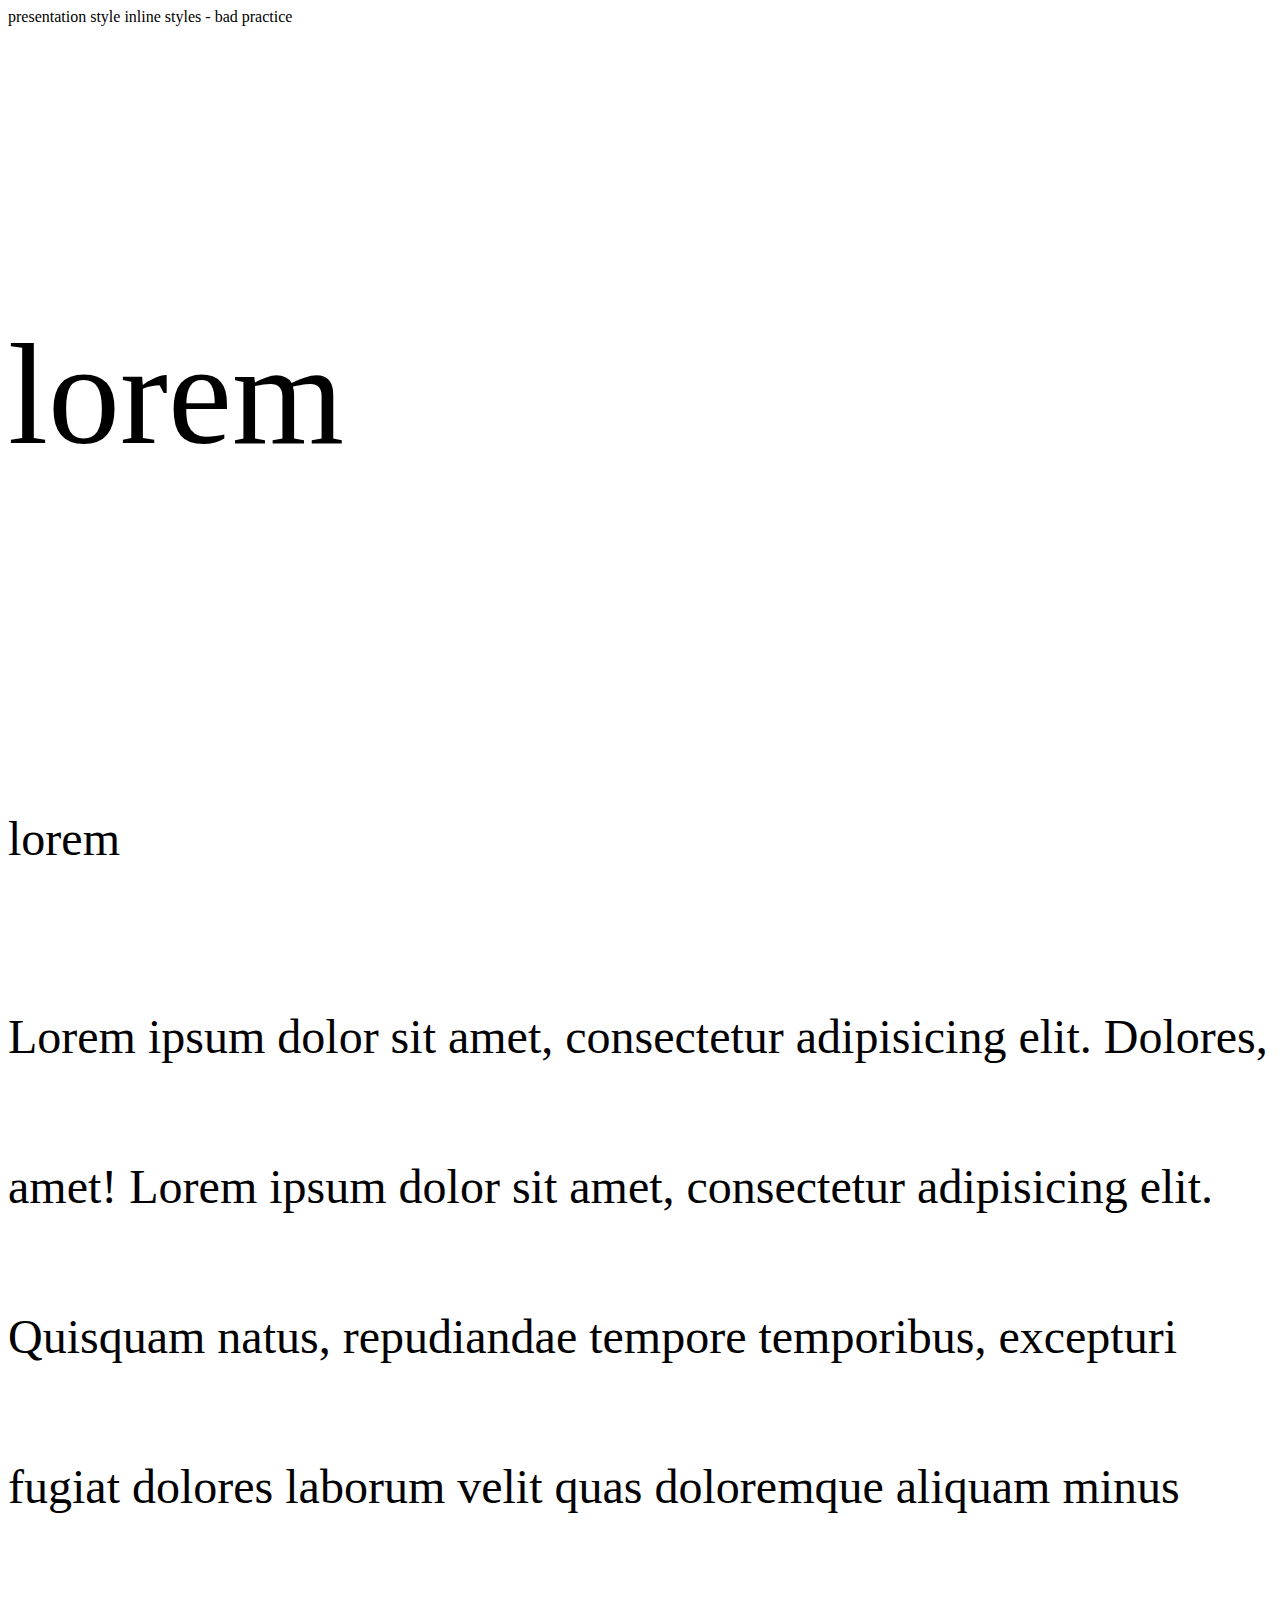
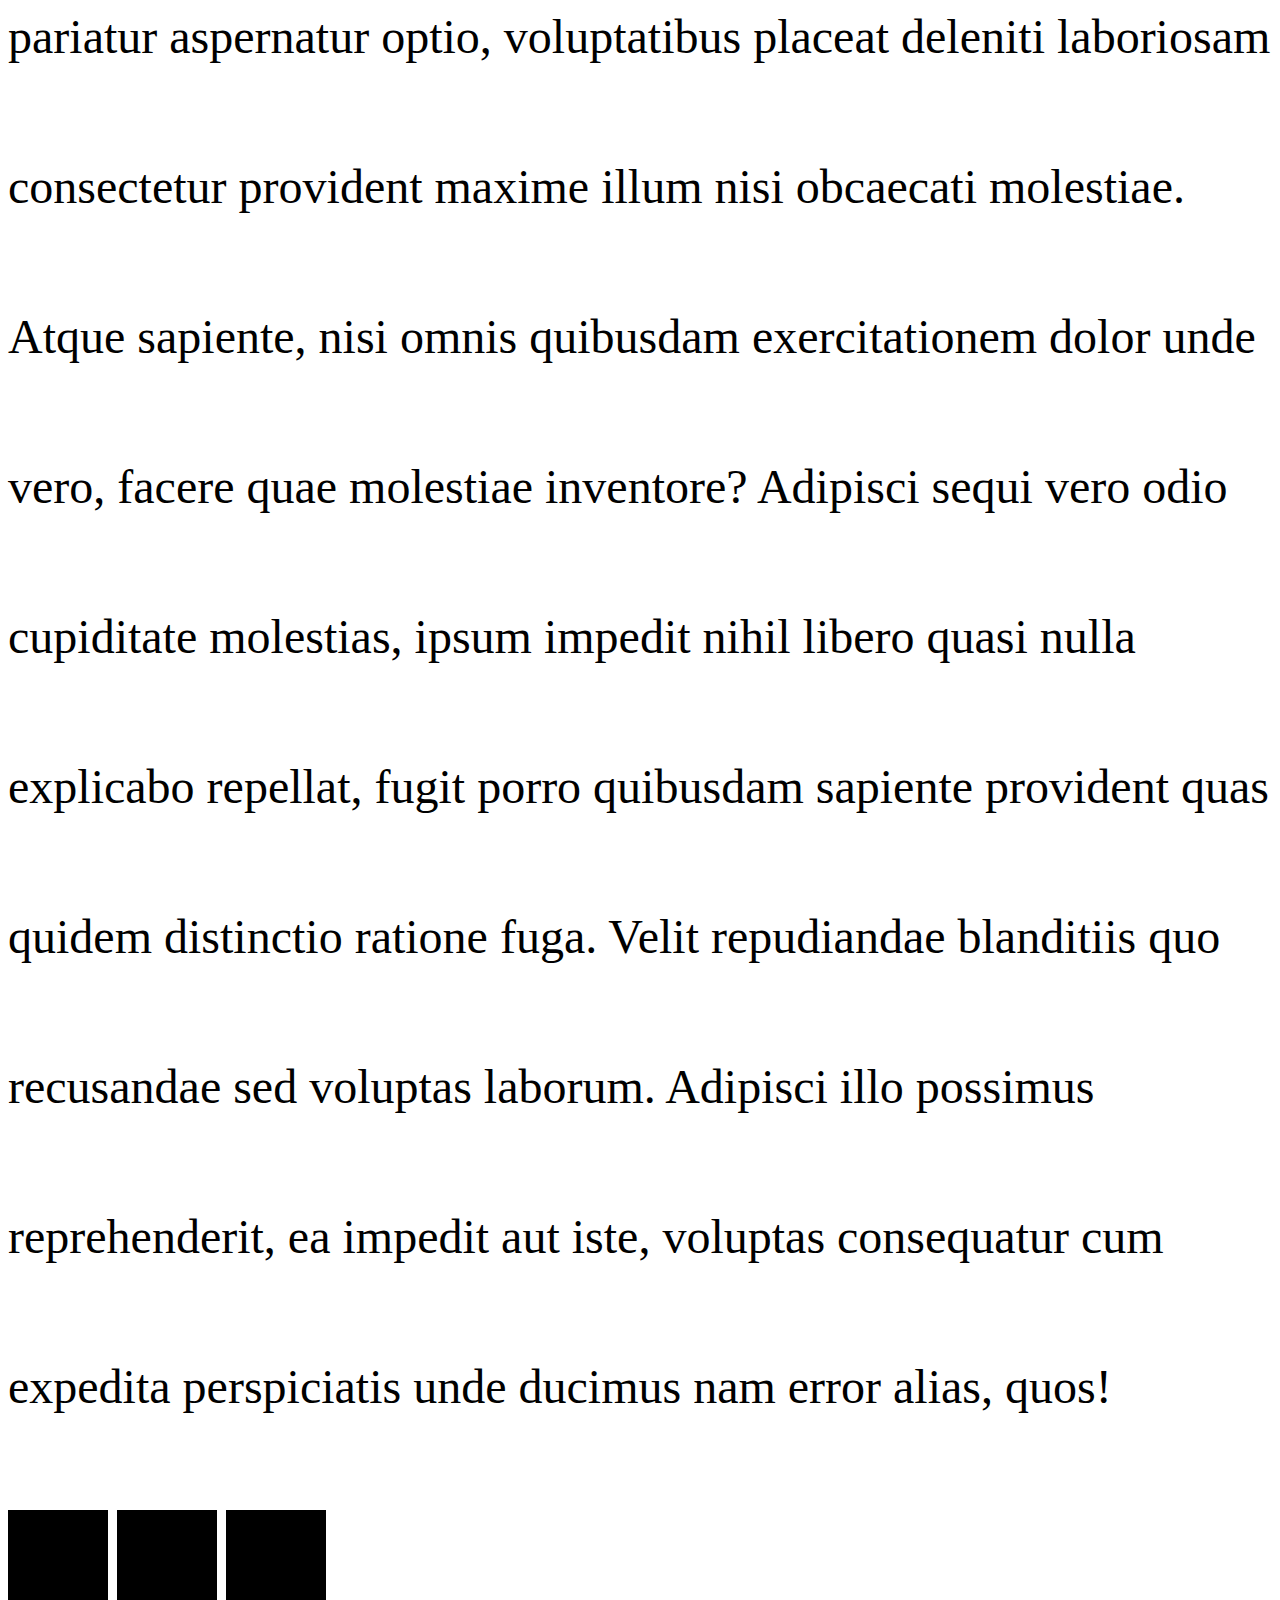
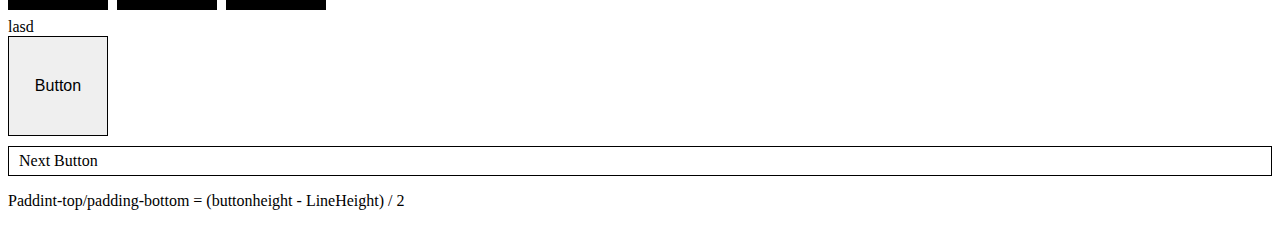
<file: classworks/cw2/index.html>
<!DOCTYPE html>
<html lang="en">
    <head>
        <meta charset="UTF-8">
        <title>Document</title>
        <link rel="stylesheet" type="text/css" href="css/main.css">
    </head>
    <body>
        presentation style
                <style type="text/css">
                .block {
                width: 100px;
                }
                </style>
                inline styles - bad practice
                <div class="bock" style="float: left;"></div>    
	<div class="wrapper">
		<p class="first">lorem</p>
		<p class="second">lorem</p>
		<div class="wrapper2">
			<p>Lorem ipsum dolor sit amet, consectetur adipisicing elit. Dolores, amet! Lorem ipsum dolor sit amet, consectetur adipisicing elit. Quisquam natus, repudiandae tempore temporibus, excepturi fugiat dolores laborum velit quas doloremque aliquam minus pariatur aspernatur optio, voluptatibus placeat deleniti laboriosam consectetur provident maxime illum nisi obcaecati molestiae. Atque sapiente, nisi omnis quibusdam exercitationem dolor unde vero, facere quae molestiae inventore? Adipisci sequi vero odio cupiditate molestias, ipsum impedit nihil libero quasi nulla explicabo repellat, fugit porro quibusdam sapiente provident quas quidem distinctio ratione fuga. Velit repudiandae blanditiis quo recusandae sed voluptas laborum. Adipisci illo possimus reprehenderit, ea impedit aut iste, voluptas consequatur cum expedita perspiciatis unde ducimus nam error alias, quos!</p>
		</div>
	</div>
	<div class="wrap-block">
		<div class="block"></div>
		<div class="block"></div>
		<div class="block"></div>
	</div>
	<a class="link">lasd</a>
	<button class="btn">Button</button>
	<butto class="anchor">Next Button</butto>
	
	<p>Paddint-top/padding-bottom = (buttonheight - LineHeight) / 2 </p>
    </body>
</html>
</file>
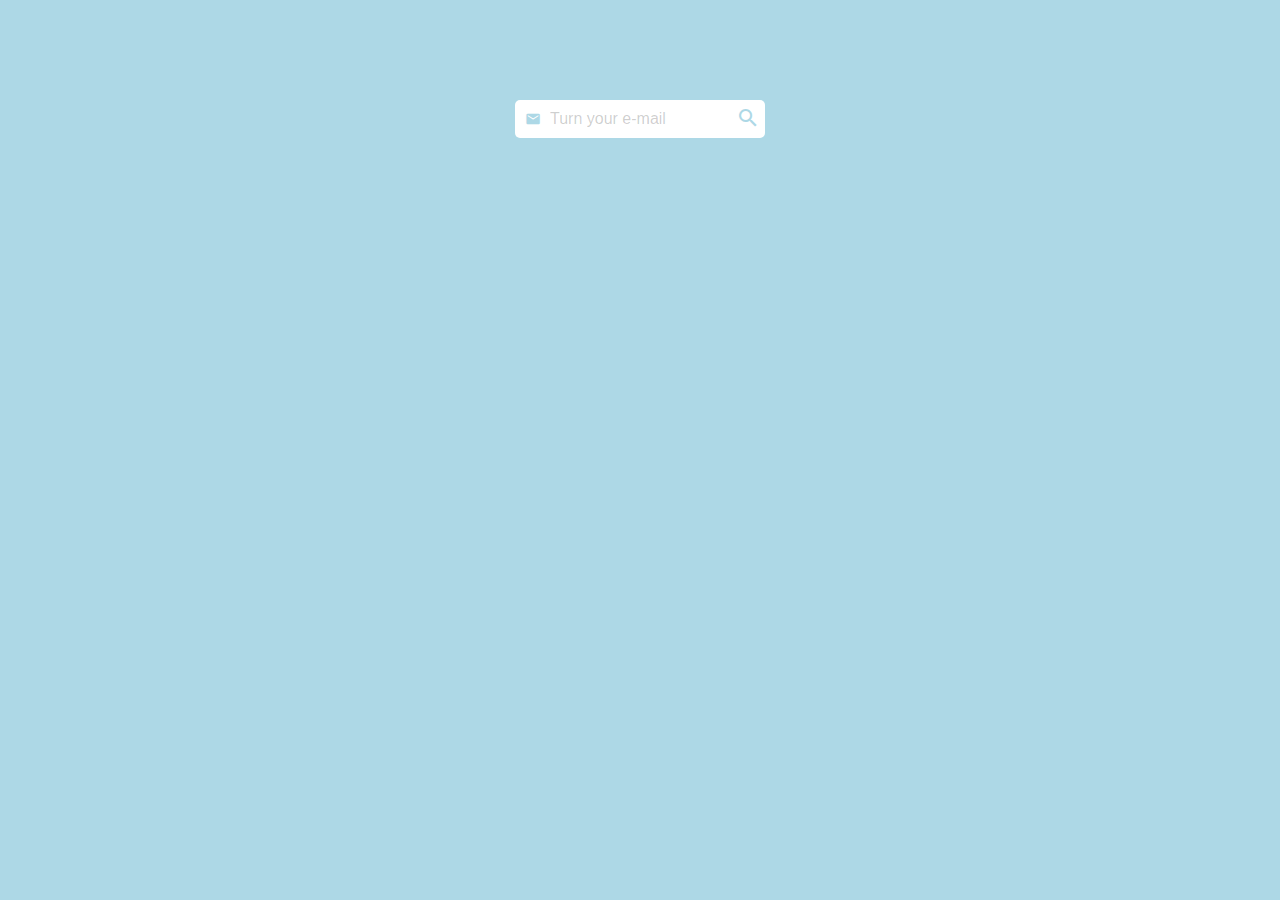
<file: classworks/cw7 (textbar)/index.html>
<!DOCTYPE html>
<html lang="en">
<head>
	<meta charset="UTF-8">
	<title>Document</title>
	<link href="https://fonts.googleapis.com/icon?family=Material+Icons" rel="stylesheet">
	<link rel="stylesheet" type="text/css" href="css/main.css">
</head>
<body>
	<div class="form-wrapper">
		<form>
			<div class="input-wrapper">
				<i class="material-icons form__item form__item--email-icon">email</i>
				<input name="subscribe" placeholder="Turn your e-mail" class="form__item form__item--text-field" type="text">
				<button type="submit" class="form__item form__item--subscribe">
					<i class="material-icons">search</i>
				</button>
			</div>
		</form>
	</div>
</body>
</html>
</file>
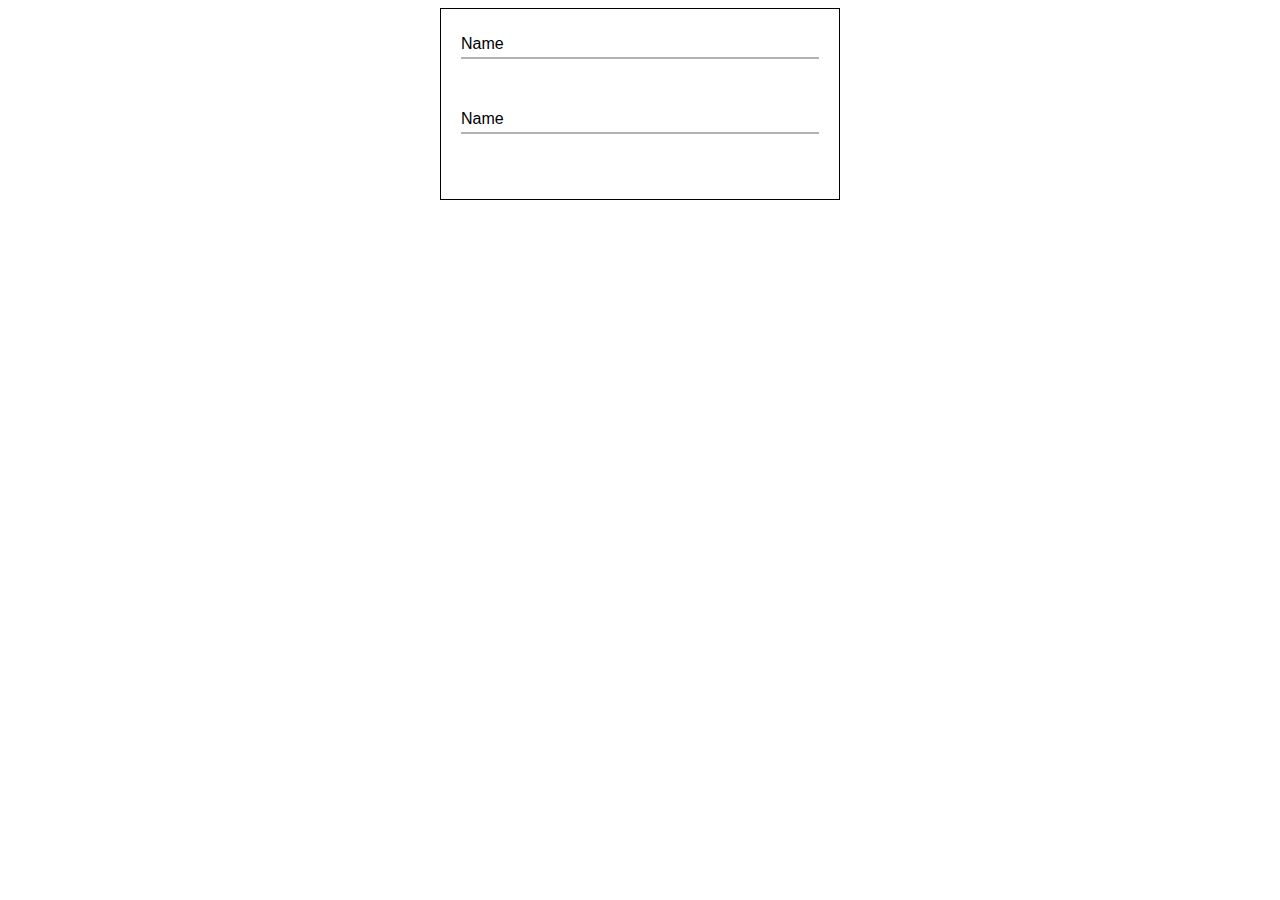
<file: classworks/lesson/index.html>
<!doctype html>
<html lang="en">
<head>
    <meta charset="UTF-8">
    <meta name="viewport"
          content="width=device-width, user-scalable=no, initial-scale=1.0, maximum-scale=1.0, minimum-scale=1.0">
    <meta http-equiv="X-UA-Compatible" content="ie=edge">
    <title>Document</title>
    <link rel="stylesheet" href="css/main.css">
</head>
<body>
    <div class="wrapper">
            
        <div class="form">
            <form>

                <div class="input-element">
                    <input type="text" class="input" required>
                    <label class="label">Name</label>
                    <div class="line"></div>
                </div>

                <div class="input-element">
                    <input type="email" class="input" required>
                    <label class="label">Name</label>
                    <div class="line"></div>
                </div>

            </form>
        </div>
        
    </div>
</body>
</html>
</file>
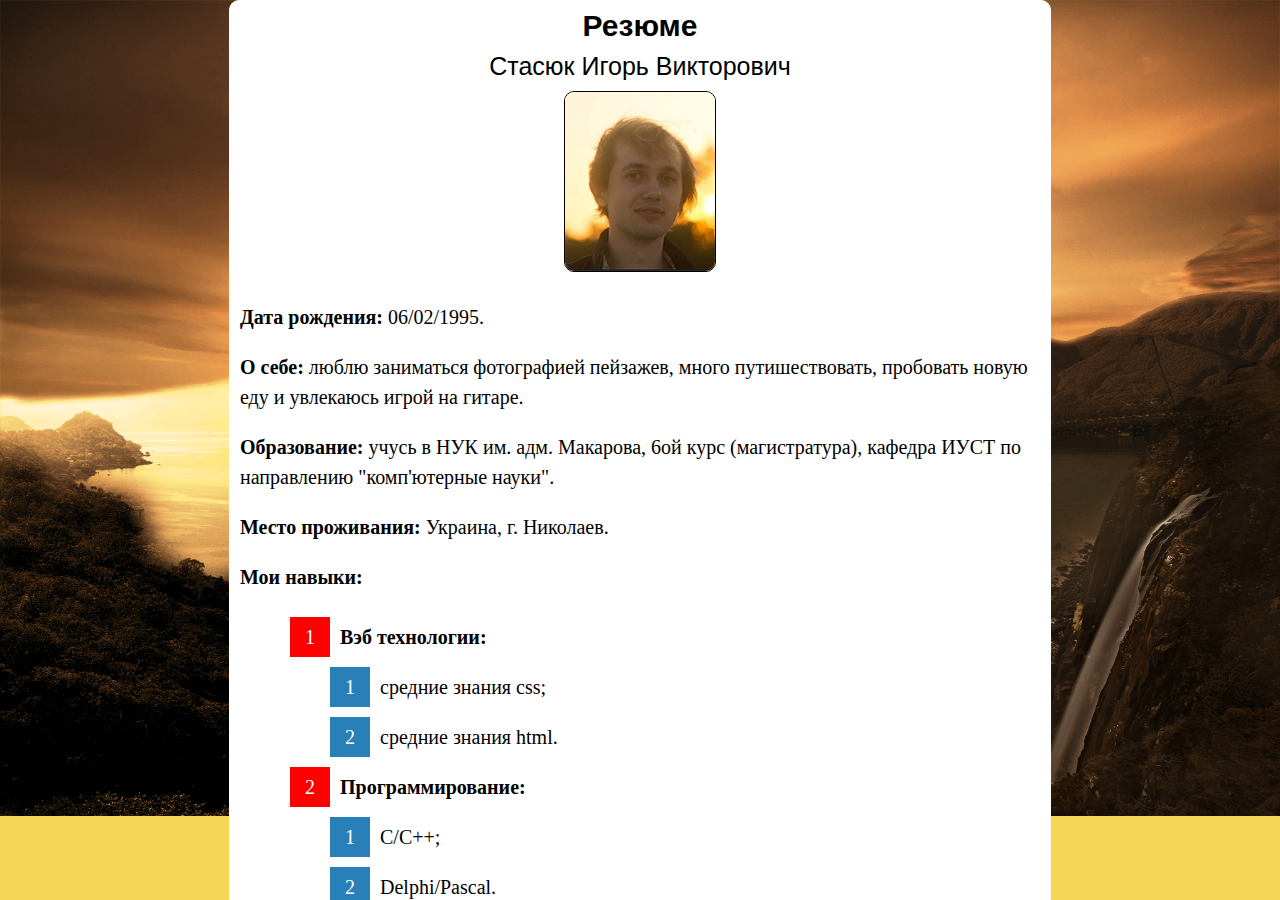
<file: homeworks/Homework 1 (resume - html)/index.html>
<!DOCTYPE html>
<html>
	<head>
		<meta charset="UTF-8">
		<title>Резюме</title>
		<link rel="stylesheet" type="text/css" href="css/style.css">
	</head>
	<body>
		<div class="main_block"> <!-- main block -->
			<div class="resume_block">
				<span class="headspan"> Резюме </span>
				<span class="headspan2"> Стасюк Игорь Викторович </span>
				<img id="profile_photo" src="img/profile.PNG" alt="фотография резюме"> <!-- profile photo -->
			
				<div class="info_block"> <!-- info block -->
				<p ><strong>Дата рождения:</strong> 06/02/1995.</p>
				<p><strong>О себе:</strong> люблю заниматься фотографией пейзажев, много путишествовать, пробовать новую еду и увлекаюсь игрой на гитаре.</p>
				<p><strong>Образование:</strong> учусь в НУК им. адм. Макарова, 6ой курс (магистратура), кафедра ИУСТ по направлению "комп'ютерные науки".</p>
				<p><strong>Место проживания:</strong> Украина, г. Николаев.</p>
				<span><strong>Мои навыки:</strong>
					<ol type="I">
						<li><span class="main_list">Вэб технологии:</span></li>
						<ul>
							<li><span>средние знания css;</span></li>
							<li><span>средние знания html.</span></li>
						</ul>
						<li><span class="main_list">Программирование:</span></li>
						<ul>
							<li><span>C/C++;</span></li>
							<li><span>Delphi/Pascal.</span></li>
						</ul>
						<li><span class="main_list">Работа с графикой:</span></li>
						<ul>
							<li><span>Photoshop;</span></li>
							<li><span>LightRoom;</span></li>
							<li><span>азы Premier Pro.</span></li>
						</ul>
						<li><span class="main_list">Обучаюсь самостоятельно:</span></li>
						<ul>
							<li><span>самостоятельно пытаюсь разобраться с адаптированием своих собственных сайтов на WordPress;</span></li>
							<li><span>изучаю C#.</span></li>
						</ul>
					</ol>
				</span>
				<p><strong>Цели:</strong> зарабатывать достаточно, чтоб можно была возможность свободно путишествовать по миру, увидить культурные памятки разных стран, познать их мировозрение, а так же хочу жить в другой стране.</p>
				<p><strong>Что я хочу получить от обучение в академии:</strong> знания по вэб-разработке, которые могли бы мне пригодиться на будущей работе, которая позволила бы мне осуществить свои желания и мечту.</p>
			</div>
			<div class="social_block"> <!-- social block-->
			<h2>Я в социальных сетях</h2>
			<ul>
				<li class="slink"><a href="https://vk.com/hikari_no_sekai" target="_blank"><img src="img/vk_2.png" alt="VK icon" title="To my VK"></a></li>
				<li class="slink"><a href="https://www.facebook.com/hikarii.no.sekai" target="_blank"><img src="img/facebook.png" alt="Facebook icon" title="To my Facebook"></a></li>
				<li class="slink"><a href="https://www.youtube.com/channel/UCdjqN64b3Et1ARjjH-ZAxkA" target="_blank"><img src="img/youtube_3.png" alt="VK icon" title="To my YouTube channel"></a></li>
				<li class="slink"><a href="https://github.com/HikariNoSekai" target="_blank"><img src="img/github.png" alt="VK icon" title="To my Git"></a></li>
			</ul>
		</div>
	</div>
</div>
</body>
</html>
</file>
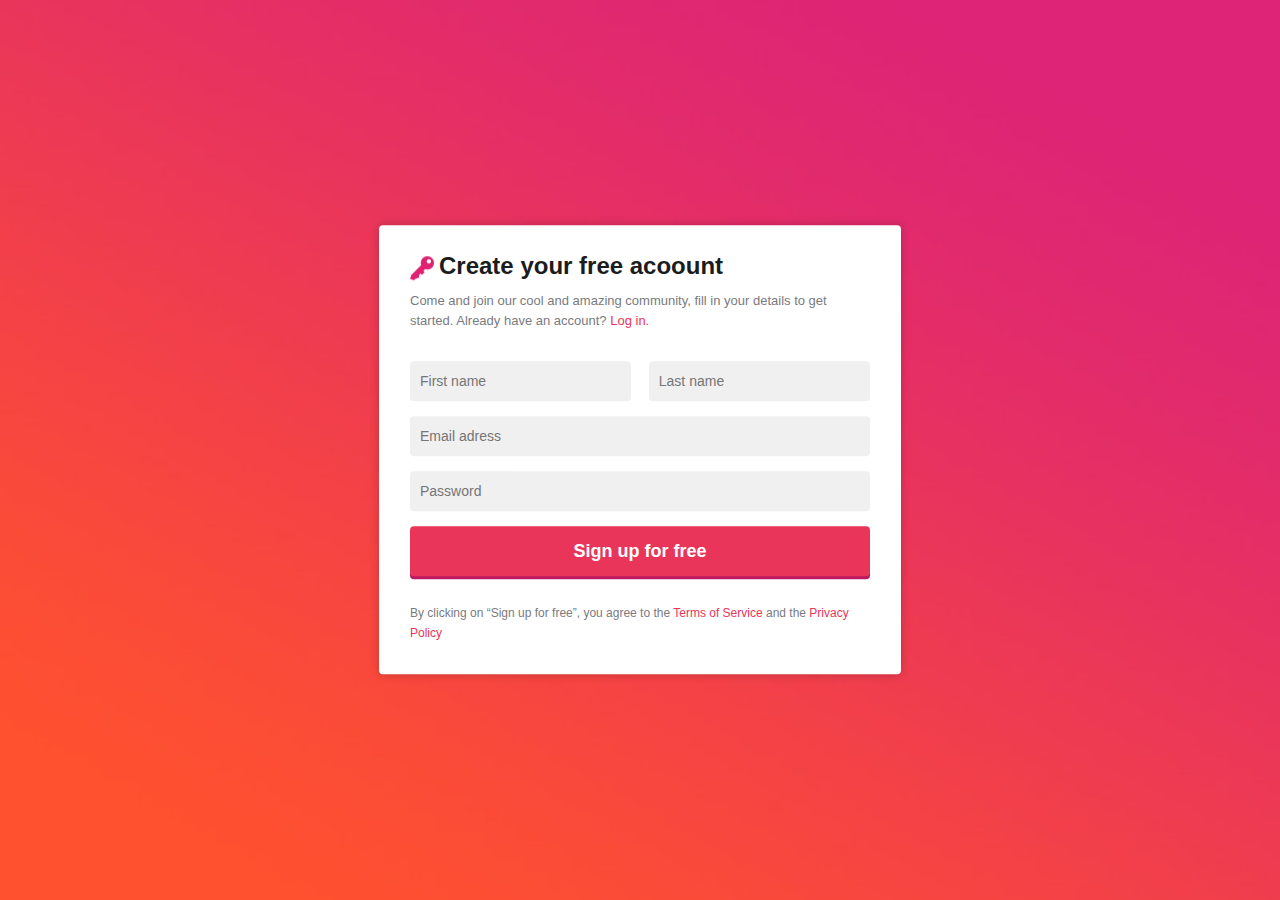
<file: homeworks/Homework 10 (daily-form)/index.html>
<!DOCTYPE html>
<html lang="en">
<head>
	<meta charset="UTF-8">
	<meta name="viewport" content="width=device-width, user-scalable=no, initial-scale=1.0, maximum-scale=1.0, minimum-scale=1.0">
	<link rel="stylesheet" type="text/css" href="css/main.css">
	<link rel="stylesheet" type="text/css" href="css/media.css">
	<title>Daily form</title>
</head>
<body>
	<div class="wrapper">
		
			<!-- daily-form -->
			<div class="daily-form">

				<div class="container">

					<form action="register.php" class="daily-form--wrapper" method="">
						
						<div class="daily-form__title-wrap">
							<picture>
								<source media="(max-width: 801px)" 
									srcset="img/sign-up-con.png 1.5x">
								<img src="img/sign-up-con.png" alt="Sign up icon" class="daily-form__icon">
							</picture>
							<span class="daily-form__title-text">Create your free acoount</span>
							<p class="daily-form__title-desc">Come and join our cool and amazing community, fill in your details to get started. Already have an account? <a href="#" class="daily-form__link">Log in.</a></p>
						</div>
						<div class="daily-form__fields-wrap">
							<input type="text" name="first_name" placeholder="First name" class="daily-form__field daily-form__field--fn" required>
							<input type="text" name="last_name" placeholder="Last name" class="daily-form__field daily-form__field--ln" required>
							<input type="text" name="email" placeholder="Email adress" class="daily-form__field daily-form__field--email" required>
							<input type="password" name="password" placeholder="Password" class="daily-form__field daily-form__field--password" required>
						</div>
						<div class="daily-form__submit-wrap">
							<input type="submit" name="submit" class="daily-form__submit-btn" value="Sign up for free">
							<p class="daily-form__submit-terms">By clicking on “Sign up for free”, you agree to the <a href="#" class="daily-form__link"> Terms of Service</a> and the <a href="#" class="daily-form__link">Privacy Policy</a></p>
						</div>
					</form>
				</div>
			</div><!-- ./daily-form -->

	</div>
</body>
</html>
</file>
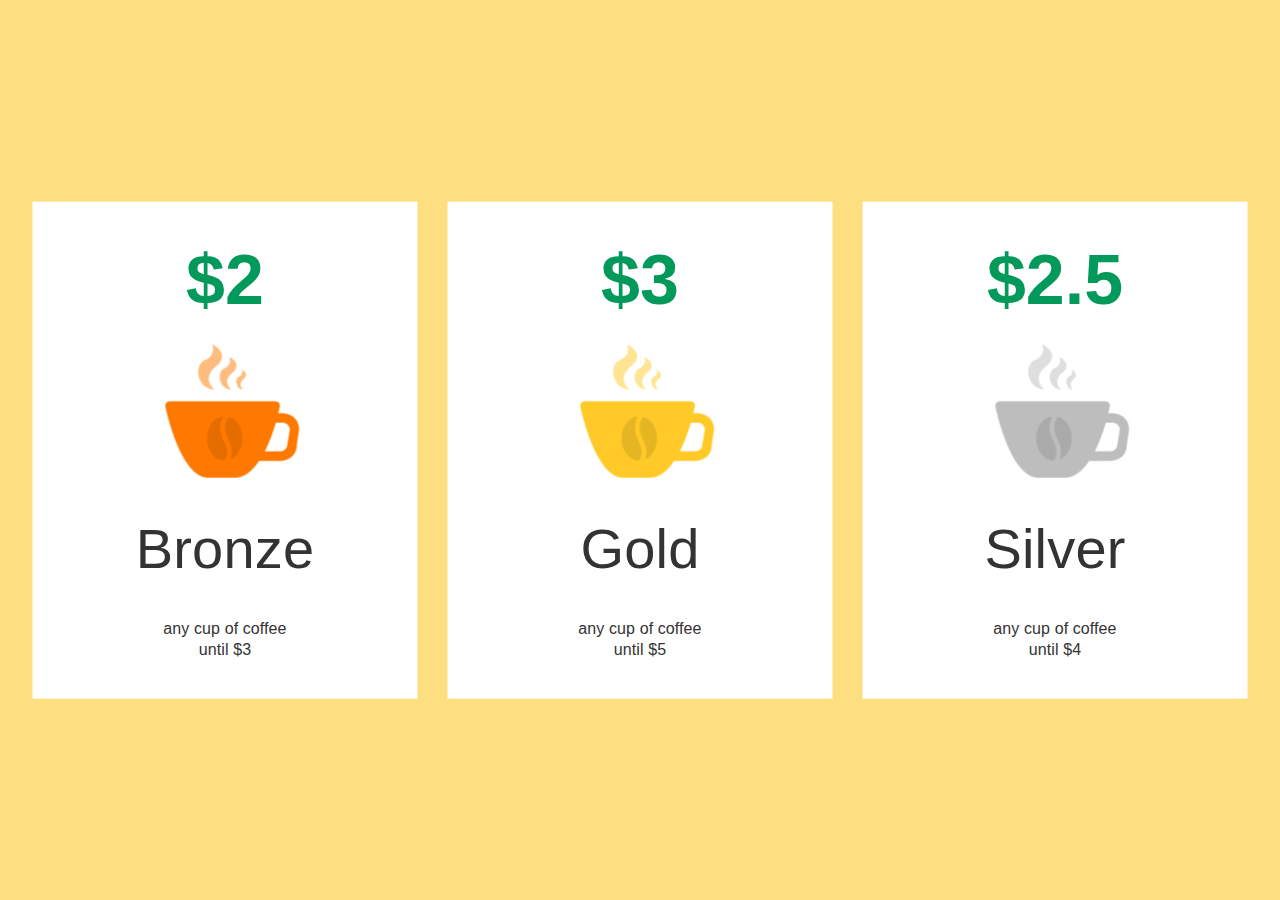
<file: homeworks/Homework 12 (cupplans)/index.html>
<!DOCTYPE html>
<html lang="en">
<head>
	<meta charset="UTF-8">
	<meta name="viewport" content="width=device-width, user-scalable=no, initial-scale=1.0, maximum-scale=1.0, minimum-scale=1.0">
	<link rel="stylesheet" type="text/css" href="css/main.css">
	<title>Document</title>
</head>
<body>
	<div class="maincontent">
      <main class="main">

        <!-- coffee -->
        <div class="coffee">
          <ul class="coffee__list">

            <!-- coffee item -->
            <li class="coffee__item">

				<h1 class="coffee__price">$2</h1>
	            <!-- coffee__img -->
	            <figure class="coffee__img">
	                <img src="img/orange-cup.png" alt="bronze-cup">
	            </figure>  <!-- ./coffee__img -->

	            <h3 class="coffee__title">
	            	Bronze
	            </h3>
	            <p class="coffee__desc">any cup of coffee until $3</p>
            </li> <!-- ./coffee item -->

             <!-- coffee item -->
             <li class="coffee__item coffee__item--silver">

             <h1 class="coffee__price">$2.5</h1>
              <!-- coffee__img -->
              <figure class="coffee__img">
              	<img src="img/grey-cup.png" alt="silver-cup">
              </figure>  <!-- ./coffee__img -->

              <h3 class="coffee__title">
              	Silver
              </h3>
              <p class="coffee__desc">any cup of coffee until $4</p>
            </li> <!-- ./coffee item -->

             <!-- coffee item -->
             <li class="coffee__item coffee__item--gold">

             <h1 class="coffee__price">$3</h1>
              <!-- coffee__img -->
              <figure class="coffee__img">
                <img src="img/yellow-cup.png" alt="gold-cup">
              </figure>  <!-- ./coffee__img -->

              <h3 class="coffee__title">
                Gold
              </h3>
              <p class="coffee__desc">any cup of coffee until $5</p>
            </li> <!-- ./coffee item -->

          </ul>
        </div> <!-- ./coffee -->

      </main>
    </div>
</body>
</html>
</file>
<file: classworks/cw2/css/main.css>
/* span{
	
}

.span{
	
}

#span{
	
}

.block a{
	
}

a[href="#"]{
	
}

.block > a{ только прямым дочерним элементам
	
}

.block ~ a{ все след элементы
	
}

.block + a{ первый след
	
} */

/* .wrapper{
	font-size: 20px;
}

.first{
	font-size: 1em;
}

.second{
	font-size: 2em;
}

.wrapper2 {
	font-size: 2em;
}

.wrapper p{
	font-size: 5em;
} */

/* .wrapper{ нужный шрифт/16 = колич. в rem
	font-size: 1rem;
	text-align: ;left | right | center | justify
} */

.first{
	text-align: left;
	font-family: Arial, Helvetica. sans-serif;
	font-size: 3em;
	/* font-weight: 600;
	font-style: italic; normal */
	
} 

/* .link{
	font-size: 4rem;
	text-decoration: none;
	text-transform: uppercase;
} */

.wrapper{
	font-size: 3rem;
	line-height: 3.125; /* na 2px bolcshe */
}

span{
	text-align: right;
}
.wrap-block{
	/* text-align: right;
	font-size: 0;  важно!!!!*/
	font: 2rem sans-serif, Arial;
}
.block{
	width: 100px;
	height: 100px;
	background-color: #000;
	display: inline-block;
}

.btn{
	display: block;
	width: 100px;
	height: 100px;
	border: 1px solid #000;
	font-size: 16px;
	margin-bottom: 10px;
}

.anchor{
	display: block;
	border: 1px solid #000;
	font-size: 16px;
	line-height: 18px;
	padding: 5px 10px;
}
</file>
<file: classworks/cw7 (textbar)/css/main.css>
* {
	box-sizing: border-box;
}
body {
	background: lightblue;
}

.input-wrapper {
	width: 250px;
	margin: 100px auto;
	position: relative;
}

.form__item--text-field {
	display: block;
	width: 100%;
	background: #fff;
	border-radius: 5px;
	border: none;
	padding: 10px 35px 10px 35px; 
	font-size: 16px;
}

.form__item--email-icon {
	position: absolute;
	font-size: 1rem;
	top: 50%;
	left: 10px;
	transform: translateY(-50%);
	color: lightblue;
}

.form__item--subscribe {
	position: absolute;
	right: 0;
	top: 0;
	display: block;
	height: 100%;
	background: none;
	border: none;
	padding: 0 5px;
	cursor: pointer;
	color: lightblue;
	transition: all .2s ease-in;
}

.form__item--subscribe:hover {
	background: lightblue;
	color: #fff;
}

.form__item--text-field::-webkit-input-placeholder {
	color: rgba(0, 0, 0, .2);
	font-size: 16px;
	opacity: 1;
}

.form__item--text-field:-moz-placeholder {
	color: rgba(0, 0, 0, .2);
	opacity: 1;
	font-size: 16px;
}

.form__item--text-field::-moz-placeholder {
	color: rgba(0, 0, 0, .2);
	opacity: 1;
	font-size: 16px;
}

.form__item--text-field:-ms-input-placeholder {
	color: rgba(0, 0, 0, .2);
	opacity: 1;
	font-size: 16px;
}
</file>
<file: classworks/lesson/css/main.css>
* {
    box-sizing: border-box;
    transition: all .2s ease-in-out;
}
.form {
    width: 400px;
    border: 1px solid;
    padding: 20px;
    margin: 0 auto;
}

.input-element {
    position: relative;
    margin-bottom:45px;
}

.line {
    width: 100%;
    height: 2px;
    /*background: darkblue;*/
    position: absolute;
    left: 0;
    bottom: 0;
}

.line:before, .line:after {
    content: '';
    height:100%;
    width: 0;
    position: absolute;
    bottom:0;
    background: darkblue;
    transition: all .2s ease-in-out;
}

.line:before {
    left: 50%;
}

.line:after {
    right: 50%;
}

.label {
    position: absolute;
    left: 0;
    top: 6px;
    pointer-events: none;
    font-family: sans-serif;
    background: #fff;
    display: block;
    width:100%;
}

.input {
    border: none;
    background: none;
    outline:none;
    border-bottom: 2px solid rgba(0, 0, 0, .3);
    width: 100%;
    padding: 5px 0;
    font-size: 16px;
}

.input:focus + .label, .input:valid + .label {
    top: -7px;
    font-size: 11px;
    color: darkblue;
}

.input:focus ~ .line:before, .input:focus ~ .line:after {
    width: 50%;
}
</file>
<file: homeworks/Homework 1 (resume - html)/css/style.css>
@font-face {
    font-family: Astakhov First Two Stripes; /* Имя шрифта */
    src: url(../fonts/10568.ttf); /* Путь к файлу со шрифтом */
   }

body {
	font-size: 20px;
	line-height: 30px;
	background: #f6d654 url(../img/Sunset.png) no-repeat;
	-moz-background-size: 100%; /* Firefox 3.6+ */
    -webkit-background-size: 100%; /* Safari 3.1+ и Chrome 4.0+ */
    -o-background-size: 100%; /* Opera 9.6+ */
    background-size: 100%; /* Современные браузеры */	
}

h1, h2, h3{
	text-align: center;
}

.headspan{
	font-weight: bold;
	display: block;
	text-align: center;
	font-size: 30px;
	font-family: Arial, sans-serif;
}

.headspan2{
	padding: 10px 0;
	display: block;
	text-align: center;
	font-size: 25px;
	font-family: Arial, sans-serif;
}

.main_block {
height: 100%;
width: 100%;
position: absolute;
top: 0;
left: 0;
overflow: auto;
}

.resume_block {
	width: 800px;
	top: 0;
	right: 0;
	bottom: 0;
	left: 0;
	margin: auto;
	background-color: #FFF;
	border: 1px solid #FFF;
	border-radius: 10px;
	padding: 10px;
}


#profile_photo{
	max-width: 100%;
	height: auto;
	display: block;
	margin: 0 auto;
	border: none;
	border:1px solid #000;
 	border-radius: 10px;
 	-webkit-border-radius: 10px;
 	-moz-border-radius: 10px;
	
}

.main_list{
	font-weight: bold;	
}

.info_block{
	width: 100%;
	padding: 10px 0;
}


.info_block ol{
	counter-reset: myCounter;
}

.info_block ol li{
	list-style: none;
}

.info_block ol li:before{
	counter-increment: myCounter;
	content:counter(myCounter);
	color: white;
	background: red;
	display: inline-block;
	text-align: center;
	margin: 5px 10px;
	line-height: 40px;
	width: 40px;
	height: 40px;
}

.info_block ul{
	counter-reset: myCounter;
}

.info_block ul li{
	list-style: none;
}

.info_block ul li:before{
	counter-increment: myCounter;
	content:counter(myCounter);
	color: white;
	background: #2980B9;
	display: inline-block;
	text-align: center;
	margin: 5px 10px;
	line-height: 40px;
	width: 40px;
	height: 40px;
}


.social_block{
	width: 100%;
	text-align: center; /*пытаемся выровнять содержимое по центру */
	padding: 10px 0;
	background: #6699FF;  /*для наглядности обозначаем родителя */
	float: center; /* чтоб высота родителя была с учетом плавающих потомков */
	border: 3px solid #6699FF;
	border-radius: 10px;
	
}

.social_block ul{
	list-style: none;
	font-size: 12px;
	margin: 0 auto;
	padding: 0;
}

.social_block ul li{
	margin-right: 4px;
	width: 23px;
	height: 19px;
	overflow: hidden;
	text-align: center;
	color: #fff;
	display:inline;
	opacity: 1;
}

.social_block ul li a:hover{
	opacity: 0.75;
}
</file>
<file: homeworks/Homework 10 (daily-form)/css/media.css>
@media screen and (max-width: 1040px){
	.daily-form__field--fn{
		width: 100%;
	}

	.daily-form__field--ln{
		width: 100%;
	}
}	


@media screen and (max-width: 801px){
	
	.daily-form__title-text{
		font-size: 1.125rem;
	}
	
	.daily-form__title-desc{
		font-size: 0.75rem;
	}

	.daily-form__field{
		font-size: 0.75rem;
	}

	.daily-form__submit-btn{
		font-size: 0.865rem;
	}

	.daily-form__submit-terms{
		font-size: 0.625rem;
	}
}
</file>
<file: homeworks/Homework 12 (cupplans)/css/main.css>
@import "../fonts/fonts.css"
@import url('https://fonts.googleapis.com/css?family=Lato:300');

* {
  box-sizing: border-box;
  margin: 0;
  padding: 0;
}

html, body {
  display: flex;
  flex-flow: column nowrap;
  width: 100%;
  min-height: 100vh;
}

html {
  font-size: 100%;
}

body {
  font-family: 'Lato', sans-serif;
}

ul, ol {
  list-style: none;
}

.maincontent {
  flex: 1 0;
}

/**
 * Coffee
 */
.coffee{
	height: 100vh;
	background: #fddf7f;

	/* display: flex;
	justify-content: center;
	align-items: center; */
}


.coffee__list{
	position: absolute;
	top:  50%;
	left: 50%;
	transform: translate(-50%, -50%);
	display: flex;
	flex-flow: row nowrap;
}


.coffee__item {
  width: 100%;
  background: #fff;
  padding: 38px 102px;
  text-align: center;
  margin-left: 30px;
}

.coffee__item:last-child {
  margin-right: 30px;
}

.coffee__img {
  width: 135px;
  height: 135px;
  margin: 23px 16px 0px 30px;
  /* margin: 0 auto; */
  display: flex;
}

.coffee__img > img {
  margin: auto;
}

.coffee__price{
	font-family: 'Miso', sans-serif;
	color: #02995b;
	font-size: 4.375rem;
	font-weight: 700;
}

.coffee__title {
	font-family: 'Miso', sans-serif;
	margin-top: 38px;
	color: #333;
	font-size: 3.5rem;
	font-weight: 400;
	letter-spacing: 0.2px;

}

.coffee__desc {
	font-family: 'Lato', sans-serif;
	width: 80%;
	margin: 38px auto 0 auto;
	color: #333;
	font-weight: 300;
	letter-spacing: 0.1px;
	line-height: 1.3;
}

.coffee__item--silver{
	order: 3;
	margin-right: 30px;
	margin-left: 0;
}

.coffee__item--gold{
	order: 2;
}
</file>
<file: homeworks/Homework 10 (daily-form)/css/main.css>
@import url('../libs/normalize/normalize.css');
@import url('https://fonts.googleapis.com/css?family=Roboto:100,300,400,500,700,900');

/***
	default settings
***/

*{
	box-sizing: border-box;
	transition: all .2s ease-in;
}

h1, h2, h3, h4, h5, h6, p{
	margin-bottom: 0;
}

ul, ol{
	list-style: none;
	padding: 0;
	margin: 0;
}

a{
	text-decoration: none;
	color: #000;
}

.container{
	max-width: 460px;
	margin: 0 auto;
}

img{
	display: block;
	max-width: 100%;
}

body{
	background: url('../img/main-bg.jpg');
	background-size: cover;
}

/***
	daily-form
***/

.daily-form{
	border-radius: 4px;
	background-color: #fff;
	box-shadow: 0px 0px 10px 0px rgba(0, 0, 0, 0.2);
	padding: 31px;
	position: absolute;
	top: 50%;
	left: 50%;
	transform: translate(-50%, -50%); 
}

.daily-form__icon{
	float: left;
}

.daily-form__title-text{
	// display: inline-block;
	padding-left: 5px;
	font-family: Arial, sans-serif;
	color: #1b1c1d;
	font-size: 1.5rem;
	font-weight: 700;
	line-height: 20px;
}

.daily-form__title-desc{
	font-family: Arial, sans-serif;
	color: #797b7f;
	font-size: 0.8125rem;
	font-weight: 400;
	line-height: 20px;
	padding-bottom: 15px; 
}

.daily-form__link{
	color: #ea355a;
}

.daily-form__link:hover{
	text-decoration: underline;
}

.daily-form__field{
	margin-top: 15px; 
	border: none;
	border-radius: 4px;
	background-color: #f0f0f0;
	padding: 10px;
	font-family: Arial, sans-serif;
	color: #797b7f;
	font-size: 0.875rem;
	font-weight: 400;
	line-height: 20px;
}

.daily-form__field:focus{
	color: #1b1c1d;
}

.daily-form__field--fn{
	margin-right: 14px;
	width: 48%;
}

.daily-form__field--ln{
	width: 48%;
}

.daily-form__field--email{
	width: 100%;
}

.daily-form__field--password{
	width: 100%;
	margin-bottom: 15px;
}

.daily-form__submit-btn{
	border: none;
	border-radius: 4px;
	background-color: #ea355a;
	box-shadow: 0px 3px 0px 0px #bd1962;
	padding: 15px;
	width: 100%;
	font-family: Arial;
	color: #fff;
	font-size: 1.125rem;
	font-weight: 700;
	line-height: 20px;
	margin-bottom: 27px;
	cursor: pointer;
}

.daily-form__submit-btn:hover{
	background-color: #bd1962;
}

.daily-form__submit-terms{
	margin: 0;
	font-family: Arial, sans-serif;
	color: #797b7f;
	font-size: 0.75rem;
	font-weight: 400;
	line-height: 20px;
}
</file>
